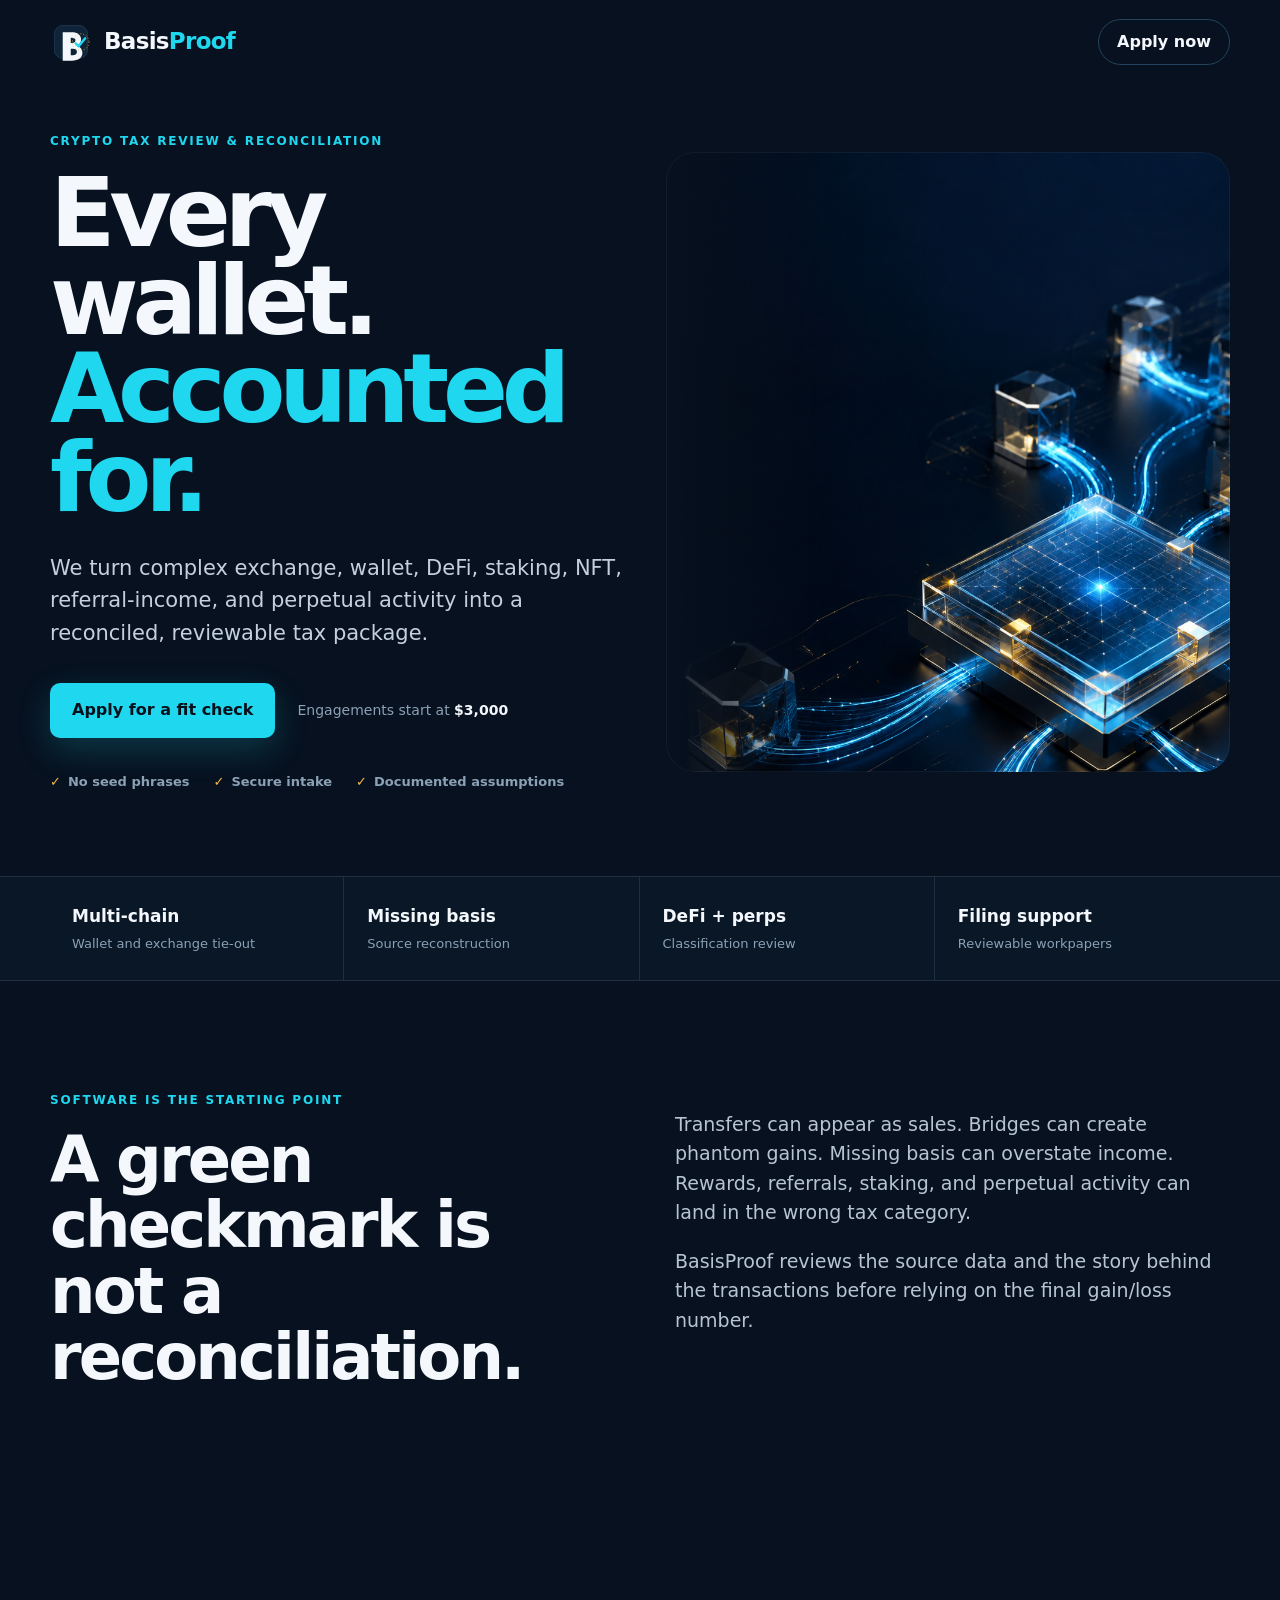
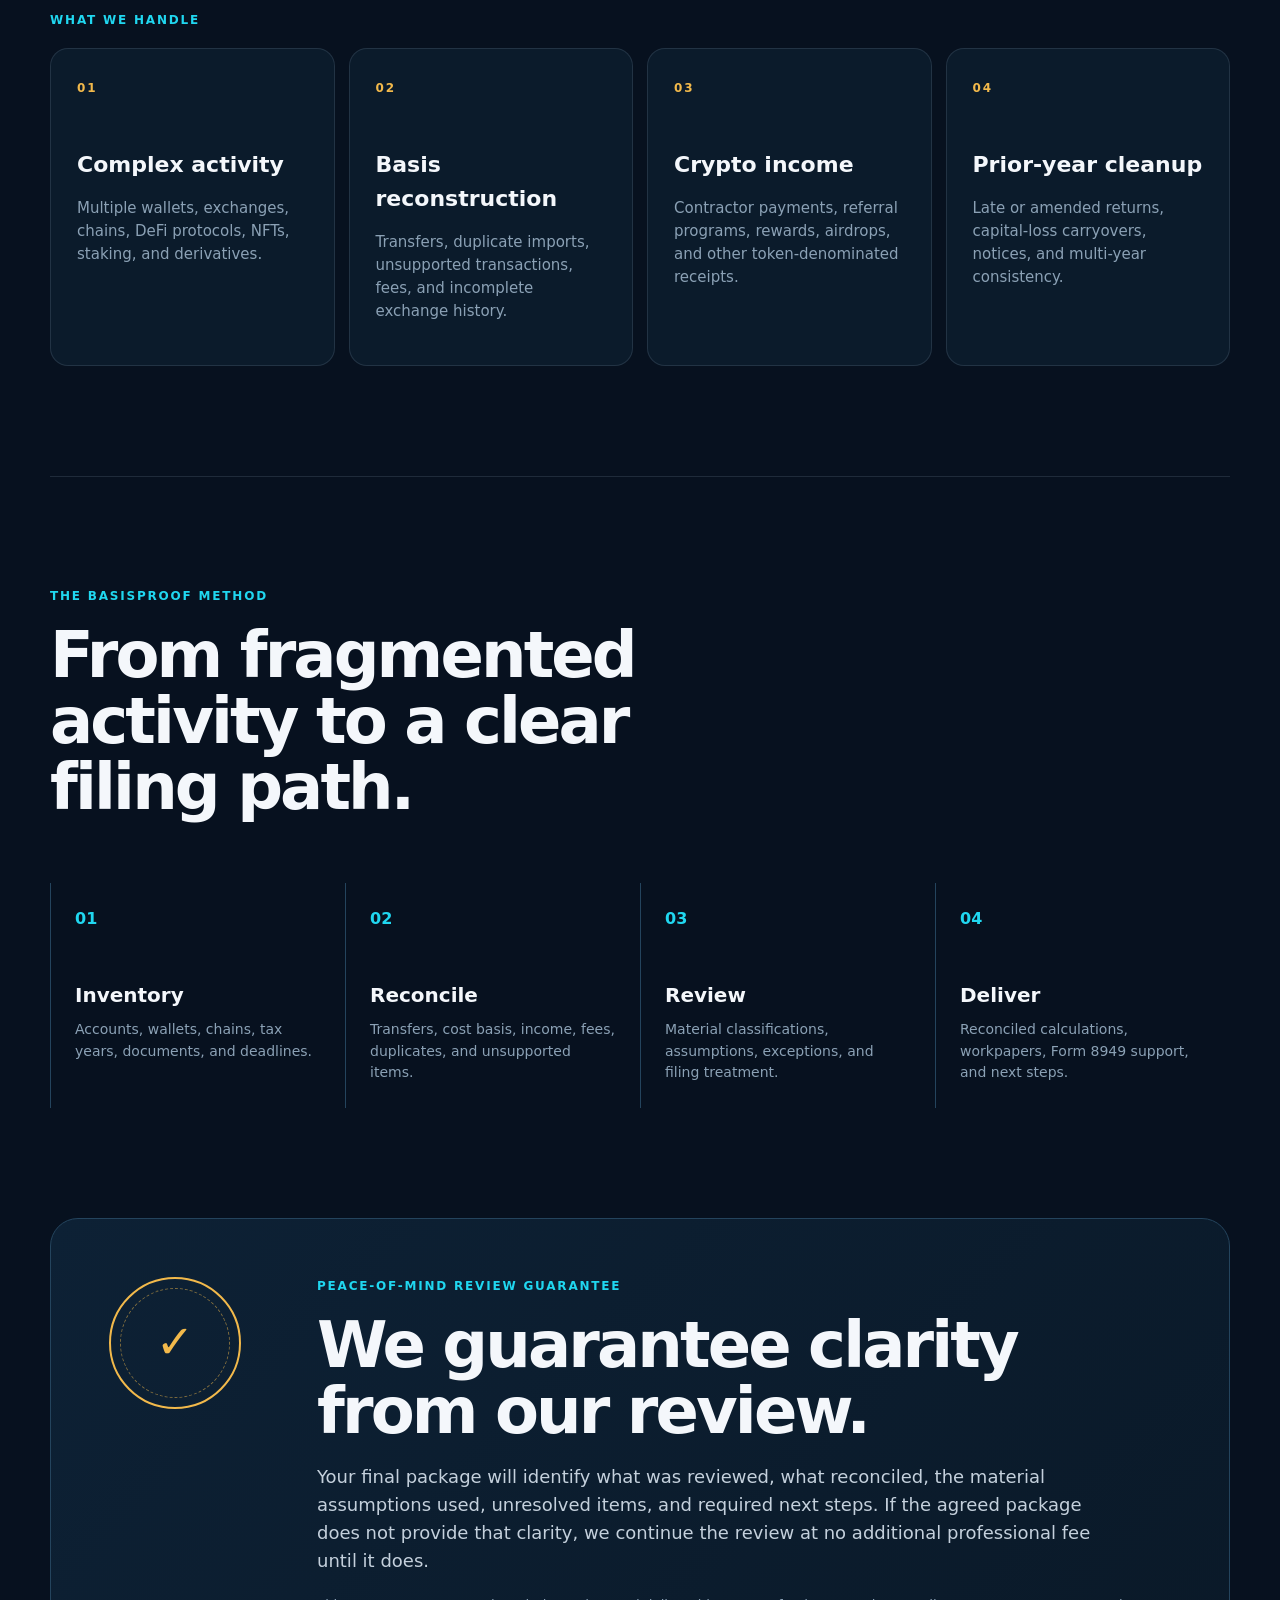
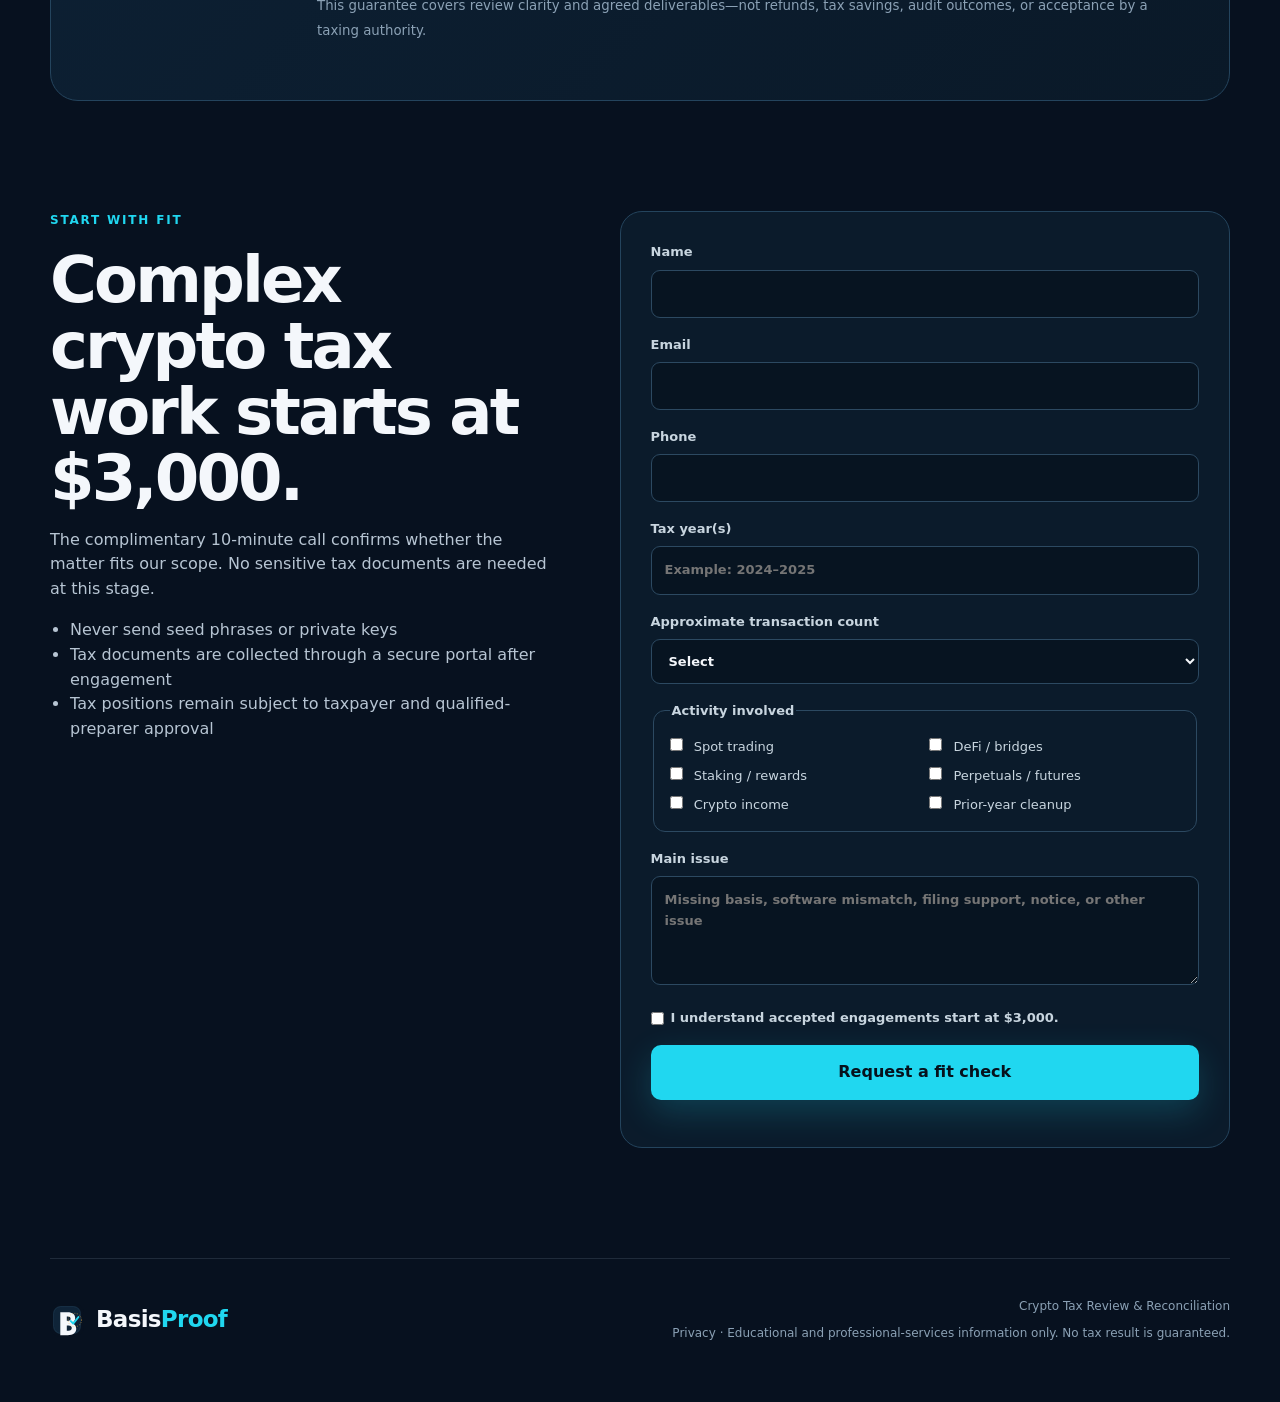
<file: index.html>
<!doctype html>
<html lang="en">
<head>
  <meta charset="utf-8">
  <meta name="viewport" content="width=device-width, initial-scale=1">
  <title>BasisProof — Crypto Tax Review & Reconciliation</title>
  <meta name="description" content="Premium crypto tax reconciliation for complex multi-wallet, DeFi, staking, NFT, and perpetual activity. Every wallet accounted for.">
  <meta name="theme-color" content="#07111f">
  <link rel="icon" href="assets/basisproof-mark.svg" type="image/svg+xml">
  <link rel="stylesheet" href="styles.css">
</head>
<body>
  <header class="nav shell">
    <a class="brand" href="#top" aria-label="BasisProof home">
      <img src="assets/basisproof-mark.svg" alt="" width="42" height="42">
      <span>Basis<span>Proof</span></span>
    </a>
    <a class="nav-cta" href="#apply">Apply now</a>
  </header>

  <main id="top">
    <section class="hero shell">
      <div class="hero-copy">
        <div class="eyebrow">Crypto Tax Review & Reconciliation</div>
        <h1>Every wallet.<br><em>Accounted for.</em></h1>
        <p class="lede">We turn complex exchange, wallet, DeFi, staking, NFT, referral-income, and perpetual activity into a reconciled, reviewable tax package.</p>
        <div class="hero-actions">
          <a class="button primary" href="#apply">Apply for a fit check</a>
          <span class="price">Engagements start at <strong>$3,000</strong></span>
        </div>
        <div class="trust-row">
          <span>No seed phrases</span><span>Secure intake</span><span>Documented assumptions</span>
        </div>
      </div>
      <div class="hero-art" role="img" aria-label="Abstract transaction paths converging into a verified ledger"></div>
    </section>

    <section class="proof-band">
      <div class="shell proof-grid">
        <div><strong>Multi-chain</strong><span>Wallet and exchange tie-out</span></div>
        <div><strong>Missing basis</strong><span>Source reconstruction</span></div>
        <div><strong>DeFi + perps</strong><span>Classification review</span></div>
        <div><strong>Filing support</strong><span>Reviewable workpapers</span></div>
      </div>
    </section>

    <section class="section shell split">
      <div>
        <div class="eyebrow">Software is the starting point</div>
        <h2>A green checkmark is not a reconciliation.</h2>
      </div>
      <div class="body-copy">
        <p>Transfers can appear as sales. Bridges can create phantom gains. Missing basis can overstate income. Rewards, referrals, staking, and perpetual activity can land in the wrong tax category.</p>
        <p>BasisProof reviews the source data and the story behind the transactions before relying on the final gain/loss number.</p>
      </div>
    </section>

    <section class="section shell">
      <div class="eyebrow">What we handle</div>
      <div class="cards">
        <article><span>01</span><h3>Complex activity</h3><p>Multiple wallets, exchanges, chains, DeFi protocols, NFTs, staking, and derivatives.</p></article>
        <article><span>02</span><h3>Basis reconstruction</h3><p>Transfers, duplicate imports, unsupported transactions, fees, and incomplete exchange history.</p></article>
        <article><span>03</span><h3>Crypto income</h3><p>Contractor payments, referral programs, rewards, airdrops, and other token-denominated receipts.</p></article>
        <article><span>04</span><h3>Prior-year cleanup</h3><p>Late or amended returns, capital-loss carryovers, notices, and multi-year consistency.</p></article>
      </div>
    </section>

    <section class="section shell process">
      <div class="eyebrow">The BasisProof method</div>
      <h2>From fragmented activity to a clear filing path.</h2>
      <ol>
        <li><b>Inventory</b><span>Accounts, wallets, chains, tax years, documents, and deadlines.</span></li>
        <li><b>Reconcile</b><span>Transfers, cost basis, income, fees, duplicates, and unsupported items.</span></li>
        <li><b>Review</b><span>Material classifications, assumptions, exceptions, and filing treatment.</span></li>
        <li><b>Deliver</b><span>Reconciled calculations, workpapers, Form 8949 support, and next steps.</span></li>
      </ol>
    </section>

    <section class="section shell guarantee">
      <div class="seal">✓</div>
      <div>
        <div class="eyebrow">Peace-of-Mind Review Guarantee</div>
        <h2>We guarantee clarity from our review.</h2>
        <p>Your final package will identify what was reviewed, what reconciled, the material assumptions used, unresolved items, and required next steps. If the agreed package does not provide that clarity, we continue the review at no additional professional fee until it does.</p>
        <small>This guarantee covers review clarity and agreed deliverables—not refunds, tax savings, audit outcomes, or acceptance by a taxing authority.</small>
      </div>
    </section>

    <section id="apply" class="section shell apply">
      <div class="apply-copy">
        <div class="eyebrow">Start with fit</div>
        <h2>Complex crypto tax work starts at $3,000.</h2>
        <p>The complimentary 10-minute call confirms whether the matter fits our scope. No sensitive tax documents are needed at this stage.</p>
        <ul>
          <li>Never send seed phrases or private keys</li>
          <li>Tax documents are collected through a secure portal after engagement</li>
          <li>Tax positions remain subject to taxpayer and qualified-preparer approval</li>
        </ul>
      </div>
      <form id="lead-form" class="lead-form">
        <label>Name<input required name="name" autocomplete="name"></label>
        <label>Email<input required type="email" name="email" autocomplete="email"></label>
        <label>Phone<input required type="tel" name="phone" autocomplete="tel"></label>
        <label>Tax year(s)<input required name="years" placeholder="Example: 2024–2025"></label>
        <label>Approximate transaction count
          <select required name="transactions"><option value="">Select</option><option>Under 500</option><option>500–1,000</option><option>1,000–5,000</option><option>5,000+</option></select>
        </label>
        <fieldset><legend>Activity involved</legend>
          <label><input type="checkbox" name="activity" value="Spot trading"> Spot trading</label>
          <label><input type="checkbox" name="activity" value="DeFi / bridges"> DeFi / bridges</label>
          <label><input type="checkbox" name="activity" value="Staking / rewards"> Staking / rewards</label>
          <label><input type="checkbox" name="activity" value="Perpetuals / futures"> Perpetuals / futures</label>
          <label><input type="checkbox" name="activity" value="Crypto income"> Crypto income</label>
          <label><input type="checkbox" name="activity" value="Prior-year cleanup"> Prior-year cleanup</label>
        </fieldset>
        <label>Main issue<textarea required name="issue" rows="4" placeholder="Missing basis, software mismatch, filing support, notice, or other issue"></textarea></label>
        <label class="confirm"><input required type="checkbox" name="minimum"> I understand accepted engagements start at $3,000.</label>
        <button class="button primary" type="submit">Request a fit check</button>
        <p id="form-status" class="form-status" aria-live="polite"></p>
      </form>
    </section>
  </main>

  <footer class="shell footer">
    <div class="brand"><img src="assets/basisproof-mark.svg" alt="" width="34" height="34"><span>Basis<span>Proof</span></span></div>
    <p>Crypto Tax Review & Reconciliation</p>
    <p><a href="privacy.html">Privacy</a> · Educational and professional-services information only. No tax result is guaranteed.</p>
  </footer>
  <script src="app.js"></script>
</body>
</html>
</file>
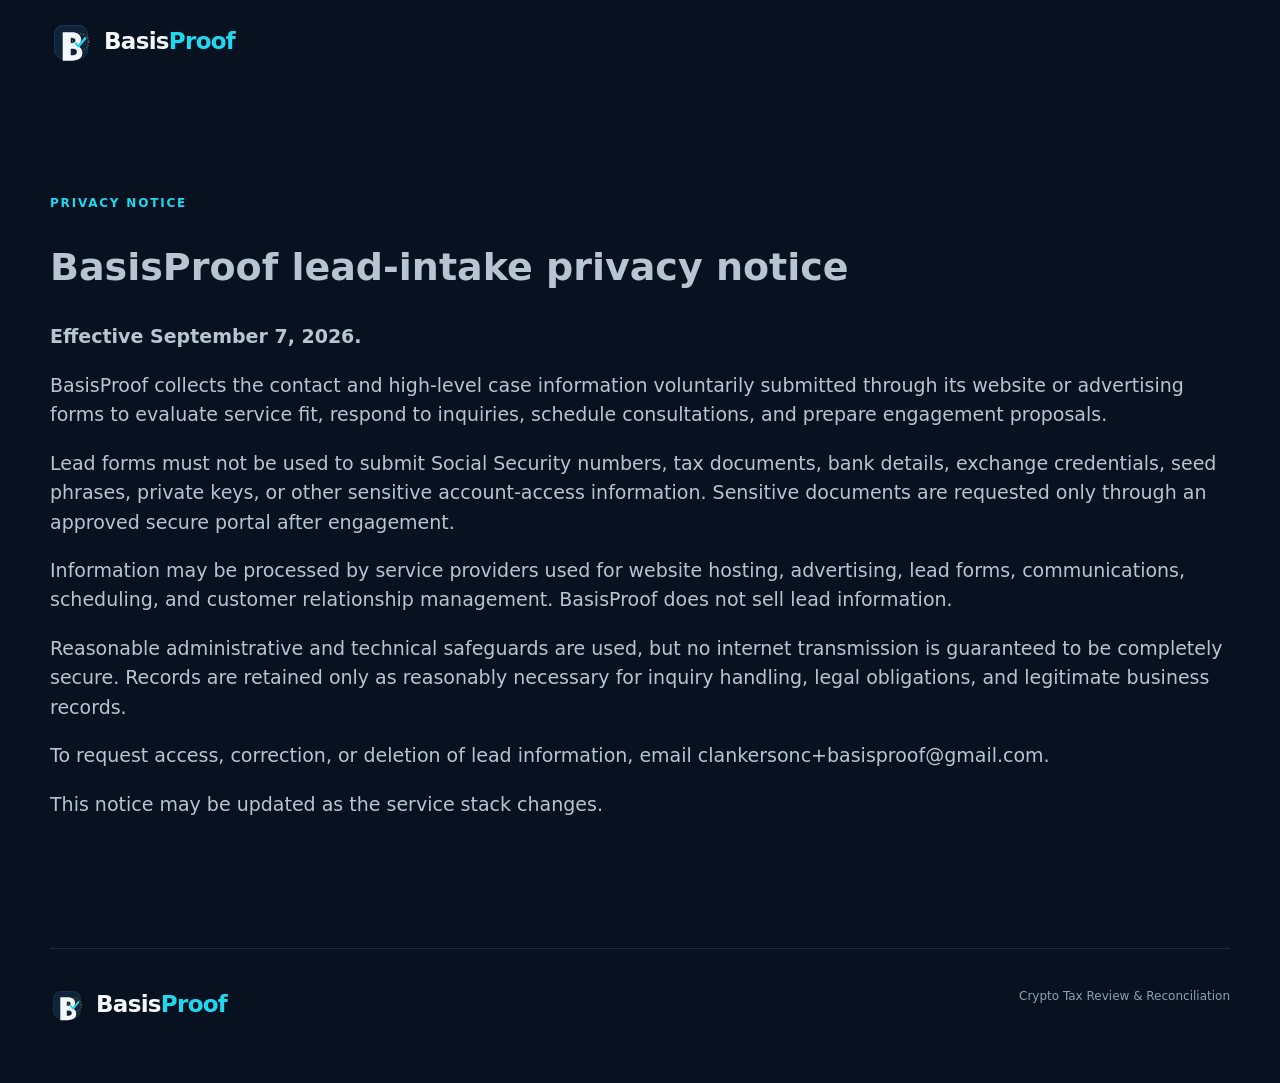
<file: privacy.html>
<!doctype html><html lang="en"><head><meta charset="utf-8"><meta name="viewport" content="width=device-width,initial-scale=1"><title>Privacy — BasisProof</title><link rel="stylesheet" href="styles.css"></head><body><header class="nav shell"><a class="brand" href="index.html"><img src="assets/basisproof-mark.svg" alt="" width="42" height="42"><span>Basis<span>Proof</span></span></a></header><main class="section shell body-copy"><div class="eyebrow">Privacy notice</div><h1>BasisProof lead-intake privacy notice</h1><p><strong>Effective September 7, 2026.</strong></p><p>BasisProof collects the contact and high-level case information voluntarily submitted through its website or advertising forms to evaluate service fit, respond to inquiries, schedule consultations, and prepare engagement proposals.</p><p>Lead forms must not be used to submit Social Security numbers, tax documents, bank details, exchange credentials, seed phrases, private keys, or other sensitive account-access information. Sensitive documents are requested only through an approved secure portal after engagement.</p><p>Information may be processed by service providers used for website hosting, advertising, lead forms, communications, scheduling, and customer relationship management. BasisProof does not sell lead information.</p><p>Reasonable administrative and technical safeguards are used, but no internet transmission is guaranteed to be completely secure. Records are retained only as reasonably necessary for inquiry handling, legal obligations, and legitimate business records.</p><p>To request access, correction, or deletion of lead information, email <a href="mailto:clankersonc+basisproof@gmail.com">clankersonc+basisproof@gmail.com</a>.</p><p>This notice may be updated as the service stack changes.</p></main><footer class="shell footer"><div class="brand"><img src="assets/basisproof-mark.svg" alt="" width="34" height="34"><span>Basis<span>Proof</span></span></div><p>Crypto Tax Review & Reconciliation</p></footer></body></html>
</file>
<file: styles.css>
:root{--ink:#07111f;--navy:#0f2438;--cyan:#20d7f0;--gold:#f2b94b;--ice:#f4f7fb;--slate:#8ba1b5;--border:#24445d;--max:1180px}
*{box-sizing:border-box}html{scroll-behavior:smooth}body{margin:0;overflow-x:hidden;background:var(--ink);color:var(--ice);font-family:Inter,ui-sans-serif,system-ui,-apple-system,BlinkMacSystemFont,"Segoe UI",sans-serif;line-height:1.55}a{color:inherit;text-decoration:none}.shell{width:min(var(--max),calc(100% - 40px));margin:auto}.nav{height:84px;display:flex;align-items:center;justify-content:space-between}.brand{display:flex;align-items:center;gap:12px;font-size:23px;font-weight:800;letter-spacing:-.7px}.brand img{border-radius:11px}.brand span span{color:var(--cyan)}.nav-cta{padding:10px 18px;border:1px solid var(--border);border-radius:999px;font-weight:700}.hero{min-height:680px;display:grid;grid-template-columns:1.02fr .98fr;align-items:center;gap:28px;padding:48px 0 84px}.hero-copy{position:relative;z-index:2;min-width:0}.eyebrow{text-transform:uppercase;letter-spacing:.15em;font-weight:800;font-size:12px;color:var(--cyan);margin-bottom:18px}.hero h1{font-size:clamp(58px,7.5vw,102px);line-height:.92;letter-spacing:-.065em;margin:0 0 30px;max-width:780px}.hero h1 em{font-style:normal;color:var(--cyan)}.lede{font-size:21px;color:#c4d0dc;max-width:650px}.hero-actions{display:flex;align-items:center;gap:22px;margin:34px 0}.button{display:inline-flex;justify-content:center;align-items:center;border:0;border-radius:10px;padding:15px 22px;font:inherit;font-weight:800;cursor:pointer}.button.primary{background:var(--cyan);color:#06111c;box-shadow:0 12px 34px rgba(32,215,240,.2)}.price{font-size:14px;color:var(--slate)}.price strong{color:var(--ice)}.trust-row{display:flex;gap:24px;flex-wrap:wrap;color:var(--slate);font-size:13px;font-weight:700}.trust-row span:before{content:"✓";color:var(--gold);margin-right:7px}.hero-art{height:620px;border-radius:28px;background:linear-gradient(90deg,var(--ink) 0%,transparent 28%),url('assets/basisproof-hero-network-v1.png') center/cover no-repeat;box-shadow:inset 0 0 0 1px rgba(255,255,255,.05)}.proof-band{border-block:1px solid rgba(139,161,181,.18);background:#091726}.proof-grid{display:grid;grid-template-columns:repeat(4,1fr);gap:1px}.proof-grid>div{padding:26px 22px;border-right:1px solid rgba(139,161,181,.18)}.proof-grid>div:last-child{border:0}.proof-grid strong,.proof-grid span{display:block}.proof-grid strong{font-size:17px}.proof-grid span{color:var(--slate);font-size:13px;margin-top:4px}.section{padding:110px 0}.split{display:grid;grid-template-columns:1fr 1fr;gap:70px}.section h2{font-size:clamp(38px,5vw,64px);line-height:1.03;letter-spacing:-.045em;margin:0}.body-copy{font-size:19px;color:#b7c5d3}.cards{display:grid;grid-template-columns:repeat(4,1fr);gap:14px}.cards article{background:#0b1b2b;border:1px solid rgba(139,161,181,.18);border-radius:18px;padding:26px;min-height:250px}.cards article>span{color:var(--gold);font-size:12px;font-weight:900;letter-spacing:.15em}.cards h3{font-size:22px;margin:48px 0 10px}.cards p{color:var(--slate);font-size:15px}.process{border-top:1px solid rgba(139,161,181,.18)}.process h2{max-width:760px}.process ol{list-style:none;margin:62px 0 0;padding:0;display:grid;grid-template-columns:repeat(4,1fr);counter-reset:step}.process li{padding:24px;border-left:1px solid var(--border);counter-increment:step}.process li:before{content:"0" counter(step);color:var(--cyan);font-weight:900}.process b,.process span{display:block}.process b{font-size:20px;margin:48px 0 8px}.process span{color:var(--slate);font-size:14px}.guarantee{display:grid;grid-template-columns:160px 1fr;gap:48px;align-items:start;background:linear-gradient(135deg,#0d2135,#0a1928);border:1px solid var(--border);border-radius:28px;padding:58px}.seal{width:132px;height:132px;border:2px solid var(--gold);outline:1px dashed rgba(242,185,75,.5);outline-offset:-12px;border-radius:50%;display:grid;place-items:center;color:var(--gold);font-size:46px}.guarantee p{font-size:18px;color:#c4d0dc;max-width:780px}.guarantee small{color:var(--slate)}.apply{display:grid;grid-template-columns:.9fr 1.1fr;gap:70px;align-items:start}.apply-copy{position:sticky;top:40px}.apply-copy p,.apply-copy li{color:#b7c5d3}.apply-copy ul{padding-left:20px}.lead-form{background:#0b1b2b;border:1px solid var(--border);border-radius:22px;padding:30px;display:grid;gap:17px}.lead-form label,.lead-form legend{font-size:13px;font-weight:750;color:#c8d5df}.lead-form input,.lead-form select,.lead-form textarea{width:100%;margin-top:7px;background:#071421;color:var(--ice);border:1px solid #2c4961;border-radius:9px;padding:13px;font:inherit}.lead-form fieldset{border:1px solid #2c4961;border-radius:12px;padding:16px;display:grid;grid-template-columns:1fr 1fr;gap:9px}.lead-form fieldset label{font-weight:500}.lead-form fieldset input,.lead-form .confirm input{width:auto;margin:0 7px 0 0}.lead-form .confirm{display:flex;align-items:center}.form-status{margin:0;color:var(--cyan);font-size:14px}.footer{border-top:1px solid rgba(139,161,181,.18);padding:38px 0 60px;display:grid;grid-template-columns:1fr auto;gap:8px;color:var(--slate);font-size:12px}.footer .brand{grid-row:span 2;color:var(--ice)}.footer p{margin:0;text-align:right}
@media(max-width:850px){.hero{grid-template-columns:1fr;min-height:auto;padding-top:52px}.hero-art{height:420px;order:-1;background-position:center bottom}.hero h1{font-size:58px}.split,.apply{grid-template-columns:1fr}.cards,.process ol,.proof-grid{grid-template-columns:1fr 1fr}.apply-copy{position:static}.guarantee{grid-template-columns:1fr}.section{padding:78px 0}}
@media(max-width:560px){.shell{width:calc(100% - 26px)}.nav{height:70px}.nav-cta{display:none}.hero{padding:28px 0 58px}.hero-art{height:300px}.hero h1{font-size:49px;overflow-wrap:anywhere}.lede{font-size:18px;overflow-wrap:anywhere}.hero-actions{align-items:flex-start;flex-direction:column}.proof-grid,.cards,.process ol{grid-template-columns:1fr}.proof-grid>div{border-right:0;border-bottom:1px solid rgba(139,161,181,.18)}.split{gap:28px}.section h2{font-size:40px}.cards article{min-height:210px}.guarantee{padding:32px 24px}.apply{gap:38px}.lead-form{padding:22px}.lead-form fieldset{grid-template-columns:1fr}.footer{grid-template-columns:1fr}.footer p{text-align:left}}
</file>
